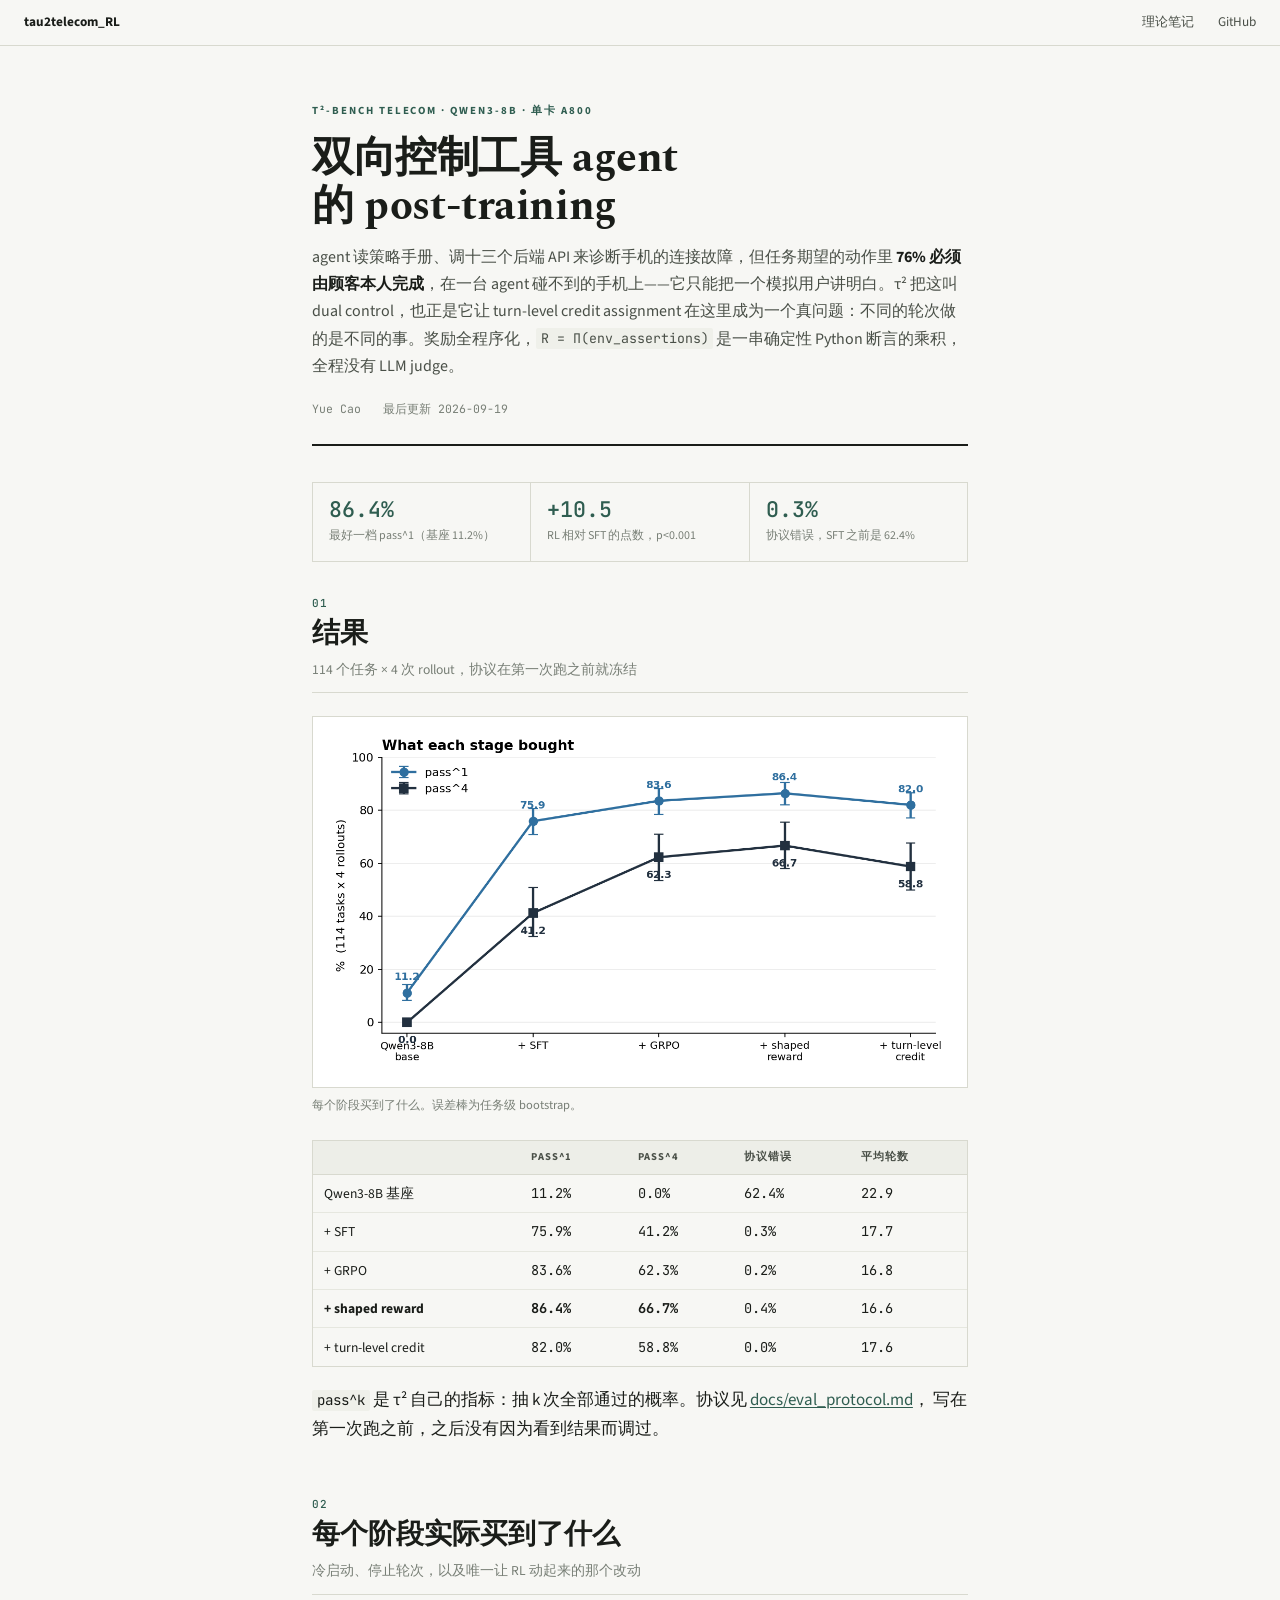
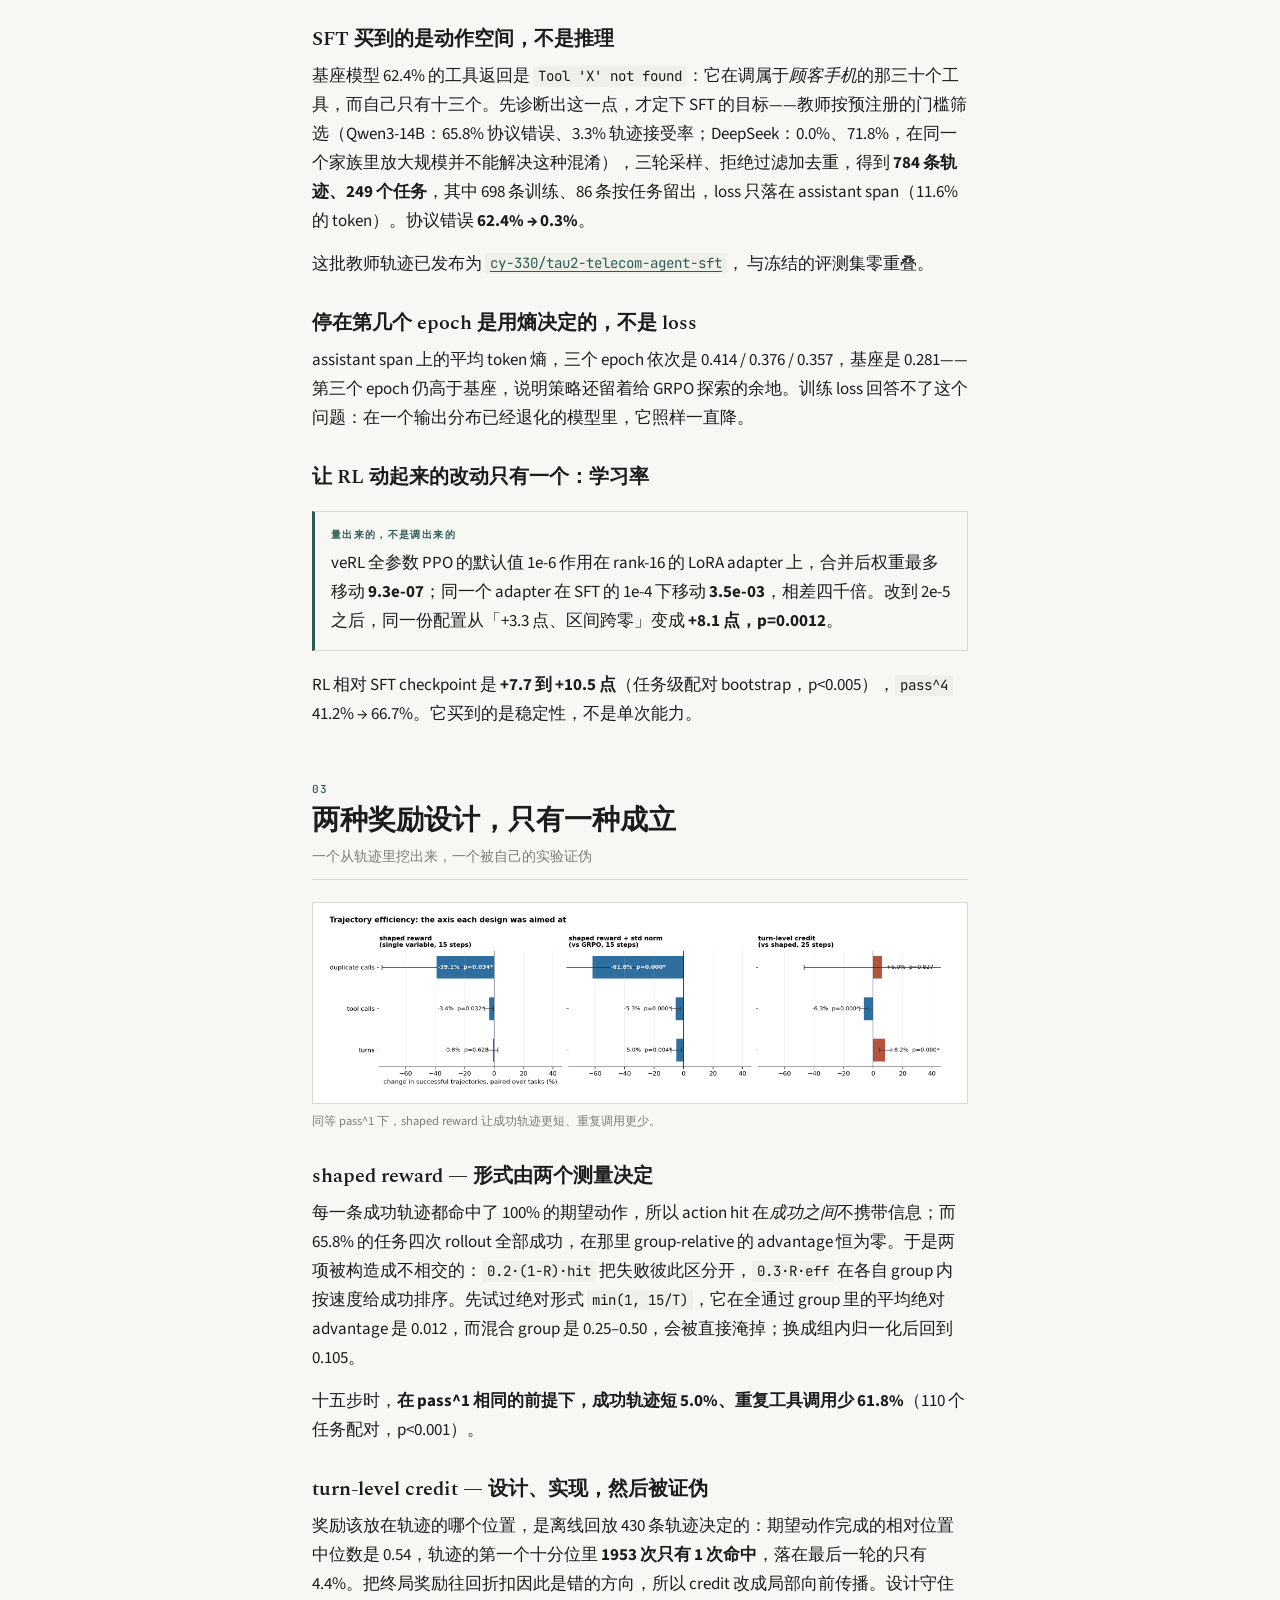
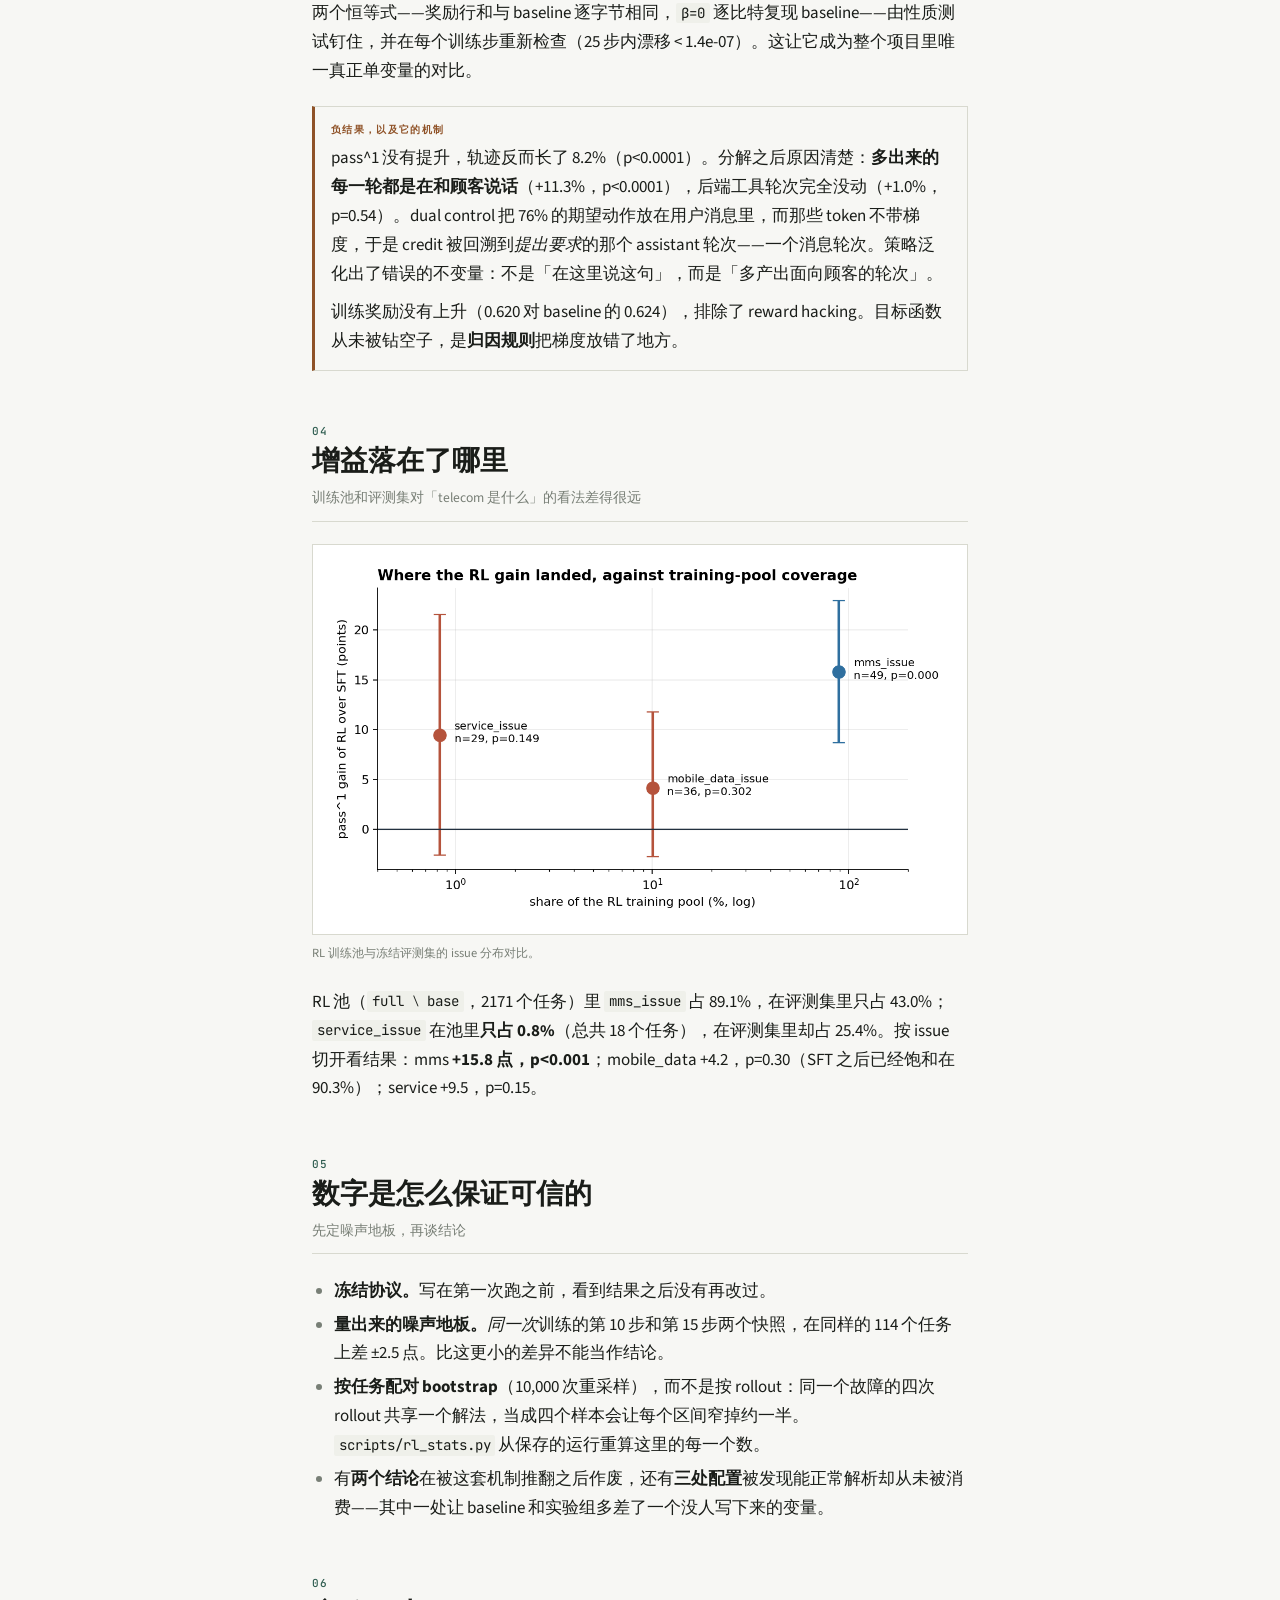
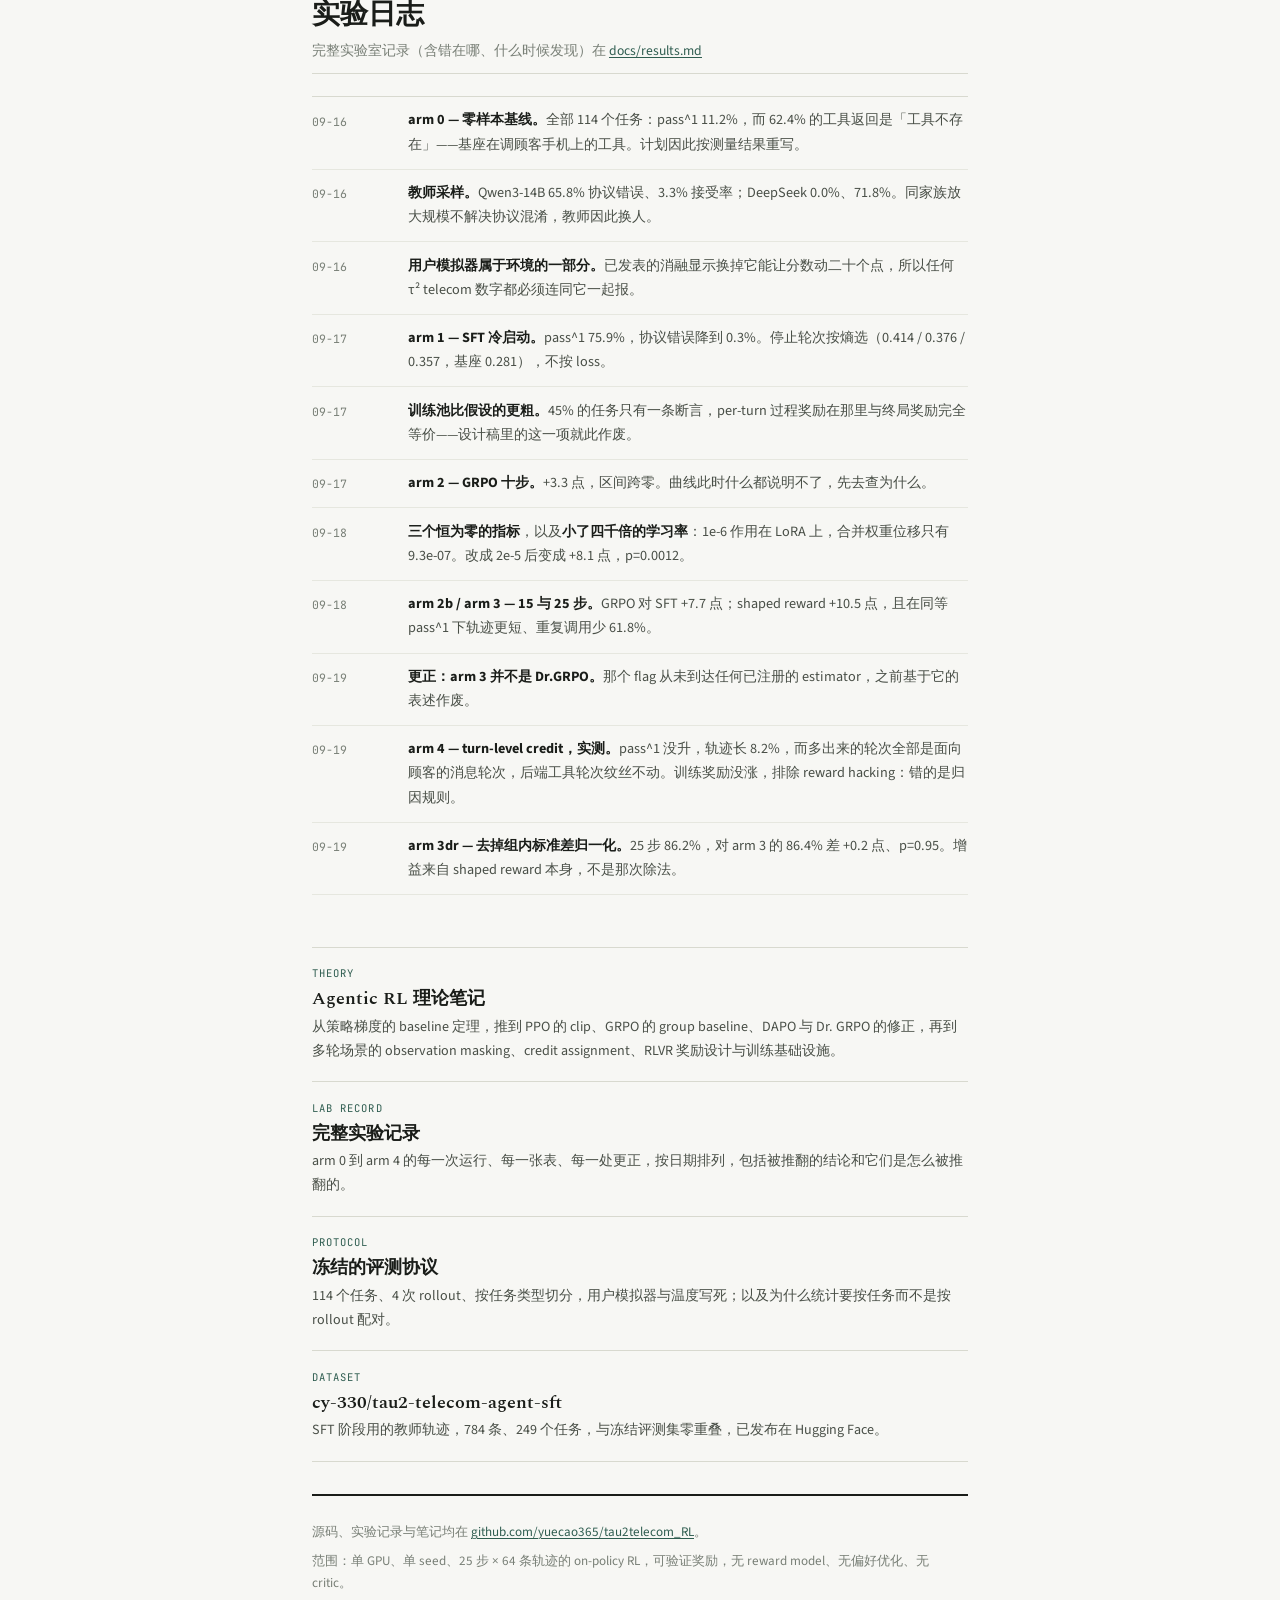
<file: docs/index.html>
<!DOCTYPE html>
<html lang="zh-CN">
<head>
<meta charset="utf-8">
<meta name="viewport" content="width=device-width, initial-scale=1">
<title>tau2telecom_RL — 双向控制工具 agent 的 post-training</title>
<meta name="description" content="Qwen3-8B 在 τ²-bench telecom 上的 post-training 记录：SFT 冷启动、GRPO、shaped reward 与 turn-level credit assignment 的实测结果与实验日志。">
<link rel="preconnect" href="https://fonts.googleapis.com">
<link rel="preconnect" href="https://fonts.gstatic.com" crossorigin>
<link rel="stylesheet" href="https://fonts.googleapis.com/css2?family=Spectral:ital,wght@0,400;0,600;0,700;1,400&family=Source+Sans+3:wght@400;600;700&family=JetBrains+Mono:wght@400;500&display=swap">
<link rel="stylesheet" href="assets/notes.css?v=6">
</head>
<body>

<div class="topbar"><div class="inner">
  <span class="here">tau2telecom_RL</span>
  <span class="spacer"></span>
  <a href="theory.html">理论笔记</a>
  <a href="https://github.com/yuecao365/tau2telecom_RL">GitHub</a>
</div></div>

<div class="wrap">

<header class="mast">
  <div class="eyebrow">τ²-bench telecom · Qwen3-8B · 单卡 A800</div>
  <h1>双向控制工具 agent 的 post-training</h1>
  <p class="dek">agent 读策略手册、调十三个后端 API 来诊断手机的连接故障，但任务期望的动作里 <strong>76% 必须由顾客本人完成</strong>，在一台 agent 碰不到的手机上——它只能把一个模拟用户讲明白。τ² 把这叫 dual control，也正是它让 turn-level credit assignment 在这里成为一个真问题：不同的轮次做的是不同的事。奖励全程序化，<code>R = Π(env_assertions)</code> 是一串确定性 Python 断言的乘积，全程没有 LLM judge。</p>
  <div class="meta">
    <span>Yue Cao</span>
    <span>最后更新 2026-09-19</span>
  </div>
</header>

<div class="kpis">
  <div class="kpi"><div class="n">86.4%</div><div class="l">最好一档 pass^1（基座 11.2%）</div></div>
  <div class="kpi"><div class="n">+10.5</div><div class="l">RL 相对 SFT 的点数，p&lt;0.001</div></div>
  <div class="kpi"><div class="n">0.3%</div><div class="l">协议错误，SFT 之前是 62.4%</div></div>
</div>

<section class="part" id="result">
  <div class="part-head">
    <div class="part-num">01</div>
    <h2>结果</h2>
    <p class="part-sub">114 个任务 × 4 次 rollout，协议在第一次跑之前就冻结</p>
  </div>

  <figure class="fig">
    <img src="assets/ladder.png" alt="各阶段的 pass^1 与 pass^4">
    <figcaption>每个阶段买到了什么。误差棒为任务级 bootstrap。</figcaption>
  </figure>

  <div class="tw"><table>
    <thead><tr><th></th><th>pass^1</th><th>pass^4</th><th>协议错误</th><th>平均轮数</th></tr></thead>
    <tbody>
      <tr><td>Qwen3-8B 基座</td><td class="num">11.2%</td><td class="num">0.0%</td><td class="num">62.4%</td><td class="num">22.9</td></tr>
      <tr><td>+ SFT</td><td class="num">75.9%</td><td class="num">41.2%</td><td class="num">0.3%</td><td class="num">17.7</td></tr>
      <tr><td>+ GRPO</td><td class="num">83.6%</td><td class="num">62.3%</td><td class="num">0.2%</td><td class="num">16.8</td></tr>
      <tr><td><strong>+ shaped reward</strong></td><td class="num"><strong>86.4%</strong></td><td class="num"><strong>66.7%</strong></td><td class="num">0.4%</td><td class="num">16.6</td></tr>
      <tr><td>+ turn-level credit</td><td class="num">82.0%</td><td class="num">58.8%</td><td class="num">0.0%</td><td class="num">17.6</td></tr>
    </tbody>
  </table></div>

  <p><code>pass^k</code> 是 τ² 自己的指标：抽 k 次全部通过的概率。协议见
  <a href="https://github.com/yuecao365/tau2telecom_RL/blob/main/docs/eval_protocol.md">docs/eval_protocol.md</a>，
  写在第一次跑之前，之后没有因为看到结果而调过。</p>
</section>

<section class="part" id="stages">
  <div class="part-head">
    <div class="part-num">02</div>
    <h2>每个阶段实际买到了什么</h2>
    <p class="part-sub">冷启动、停止轮次，以及唯一让 RL 动起来的那个改动</p>
  </div>

  <h3>SFT 买到的是动作空间，不是推理</h3>
  <p>基座模型 62.4% 的工具返回是 <code>Tool 'X' not found</code>：它在调属于<em>顾客手机</em>的那三十个工具，而自己只有十三个。先诊断出这一点，才定下 SFT 的目标——教师按预注册的门槛筛选（Qwen3-14B：65.8% 协议错误、3.3% 轨迹接受率；DeepSeek：0.0%、71.8%，在同一个家族里放大规模并不能解决这种混淆），三轮采样、拒绝过滤加去重，得到 <strong>784 条轨迹、249 个任务</strong>，其中 698 条训练、86 条按任务留出，loss 只落在 assistant span（11.6% 的 token）。协议错误 <strong>62.4% → 0.3%</strong>。</p>
  <p>这批教师轨迹已发布为
  <a href="https://huggingface.co/datasets/cy-330/tau2-telecom-agent-sft"><code>cy-330/tau2-telecom-agent-sft</code></a>，
  与冻结的评测集零重叠。</p>

  <h3>停在第几个 epoch 是用熵决定的，不是 loss</h3>
  <p>assistant span 上的平均 token 熵，三个 epoch 依次是 0.414 / 0.376 / 0.357，基座是 0.281——第三个 epoch 仍高于基座，说明策略还留着给 GRPO 探索的余地。训练 loss 回答不了这个问题：在一个输出分布已经退化的模型里，它照样一直降。</p>

  <h3>让 RL 动起来的改动只有一个：学习率</h3>
  <div class="box key"><div class="lbl">量出来的，不是调出来的</div>
  <p>veRL 全参数 PPO 的默认值 1e-6 作用在 rank-16 的 LoRA adapter 上，合并后权重最多移动 <strong>9.3e-07</strong>；同一个 adapter 在 SFT 的 1e-4 下移动 <strong>3.5e-03</strong>，相差四千倍。改到 2e-5 之后，同一份配置从「+3.3 点、区间跨零」变成 <strong>+8.1 点，p=0.0012</strong>。</p></div>
  <p>RL 相对 SFT checkpoint 是 <strong>+7.7 到 +10.5 点</strong>（任务级配对 bootstrap，p&lt;0.005），<code>pass^4</code> 41.2% → 66.7%。它买到的是稳定性，不是单次能力。</p>
</section>

<section class="part" id="reward">
  <div class="part-head">
    <div class="part-num">03</div>
    <h2>两种奖励设计，只有一种成立</h2>
    <p class="part-sub">一个从轨迹里挖出来，一个被自己的实验证伪</p>
  </div>

  <figure class="fig">
    <img src="assets/efficiency.png" alt="各 arm 的轨迹效率对比">
    <figcaption>同等 pass^1 下，shaped reward 让成功轨迹更短、重复调用更少。</figcaption>
  </figure>

  <h3>shaped reward — 形式由两个测量决定</h3>
  <p>每一条成功轨迹都命中了 100% 的期望动作，所以 action hit 在<em>成功之间</em>不携带信息；而 65.8% 的任务四次 rollout 全部成功，在那里 group-relative 的 advantage 恒为零。于是两项被构造成不相交的：<code>0.2·(1−R)·hit</code> 把失败彼此区分开，<code>0.3·R·eff</code> 在各自 group 内按速度给成功排序。先试过绝对形式 <code>min(1, 15/T)</code>，它在全通过 group 里的平均绝对 advantage 是 0.012，而混合 group 是 0.25–0.50，会被直接淹掉；换成组内归一化后回到 0.105。</p>
  <p>十五步时，<strong>在 pass^1 相同的前提下，成功轨迹短 5.0%、重复工具调用少 61.8%</strong>（110 个任务配对，p&lt;0.001）。</p>

  <h3>turn-level credit — 设计、实现，然后被证伪</h3>
  <p>奖励该放在轨迹的哪个位置，是离线回放 430 条轨迹决定的：期望动作完成的相对位置中位数是 0.54，轨迹的第一个十分位里 <strong>1953 次只有 1 次命中</strong>，落在最后一轮的只有 4.4%。把终局奖励往回折扣因此是错的方向，所以 credit 改成局部向前传播。设计守住两个恒等式——奖励行和与 baseline 逐字节相同，<code>β=0</code> 逐比特复现 baseline——由性质测试钉住，并在每个训练步重新检查（25 步内漂移 &lt; 1.4e-07）。这让它成为整个项目里唯一真正单变量的对比。</p>
  <div class="box warn"><div class="lbl">负结果，以及它的机制</div>
  <p>pass^1 没有提升，轨迹反而长了 8.2%（p&lt;0.0001）。分解之后原因清楚：<strong>多出来的每一轮都是在和顾客说话</strong>（+11.3%，p&lt;0.0001），后端工具轮次完全没动（+1.0%，p=0.54）。dual control 把 76% 的期望动作放在用户消息里，而那些 token 不带梯度，于是 credit 被回溯到<em>提出要求</em>的那个 assistant 轮次——一个消息轮次。策略泛化出了错误的不变量：不是「在这里说这句」，而是「多产出面向顾客的轮次」。</p>
  <p>训练奖励没有上升（0.620 对 baseline 的 0.624），排除了 reward hacking。目标函数从未被钻空子，是<strong>归因规则</strong>把梯度放错了地方。</p></div>
</section>

<section class="part" id="where">
  <div class="part-head">
    <div class="part-num">04</div>
    <h2>增益落在了哪里</h2>
    <p class="part-sub">训练池和评测集对「telecom 是什么」的看法差得很远</p>
  </div>

  <figure class="fig">
    <img src="assets/coverage.png" alt="训练池与评测集的任务类型分布">
    <figcaption>RL 训练池与冻结评测集的 issue 分布对比。</figcaption>
  </figure>

  <p>RL 池（<code>full ∖ base</code>，2171 个任务）里 <code>mms_issue</code> 占 89.1%，在评测集里只占 43.0%；<code>service_issue</code> 在池里<strong>只占 0.8%</strong>（总共 18 个任务），在评测集里却占 25.4%。按 issue 切开看结果：mms <strong>+15.8 点，p&lt;0.001</strong>；mobile_data +4.2，p=0.30（SFT 之后已经饱和在 90.3%）；service +9.5，p=0.15。</p>
</section>

<section class="part" id="honest">
  <div class="part-head">
    <div class="part-num">05</div>
    <h2>数字是怎么保证可信的</h2>
    <p class="part-sub">先定噪声地板，再谈结论</p>
  </div>
  <ul>
    <li><strong>冻结协议。</strong>写在第一次跑之前，看到结果之后没有再改过。</li>
    <li><strong>量出来的噪声地板。</strong><em>同一次</em>训练的第 10 步和第 15 步两个快照，在同样的 114 个任务上差 ±2.5 点。比这更小的差异不能当作结论。</li>
    <li><strong>按任务配对 bootstrap</strong>（10,000 次重采样），而不是按 rollout：同一个故障的四次 rollout 共享一个解法，当成四个样本会让每个区间窄掉约一半。<code>scripts/rl_stats.py</code> 从保存的运行重算这里的每一个数。</li>
    <li>有<strong>两个结论</strong>在被这套机制推翻之后作废，还有<strong>三处配置</strong>被发现能正常解析却从未被消费——其中一处让 baseline 和实验组多差了一个没人写下来的变量。</li>
  </ul>
</section>

<section class="part" id="log">
  <div class="part-head">
    <div class="part-num">06</div>
    <h2>实验日志</h2>
    <p class="part-sub">完整实验室记录（含错在哪、什么时候发现）在 <a href="https://github.com/yuecao365/tau2telecom_RL/blob/main/docs/results.md">docs/results.md</a></p>
  </div>

  <ul class="log">
    <li><span class="d">09-16</span><span class="t"><b>arm 0 — 零样本基线。</b>全部 114 个任务：pass^1 11.2%，而 62.4% 的工具返回是「工具不存在」——基座在调顾客手机上的工具。计划因此按测量结果重写。</span></li>
    <li><span class="d">09-16</span><span class="t"><b>教师采样。</b>Qwen3-14B 65.8% 协议错误、3.3% 接受率；DeepSeek 0.0%、71.8%。同家族放大规模不解决协议混淆，教师因此换人。</span></li>
    <li><span class="d">09-16</span><span class="t"><b>用户模拟器属于环境的一部分。</b>已发表的消融显示换掉它能让分数动二十个点，所以任何 τ² telecom 数字都必须连同它一起报。</span></li>
    <li><span class="d">09-17</span><span class="t"><b>arm 1 — SFT 冷启动。</b>pass^1 75.9%，协议错误降到 0.3%。停止轮次按熵选（0.414 / 0.376 / 0.357，基座 0.281），不按 loss。</span></li>
    <li><span class="d">09-17</span><span class="t"><b>训练池比假设的更粗。</b>45% 的任务只有一条断言，per-turn 过程奖励在那里与终局奖励完全等价——设计稿里的这一项就此作废。</span></li>
    <li><span class="d">09-17</span><span class="t"><b>arm 2 — GRPO 十步。</b>+3.3 点，区间跨零。曲线此时什么都说明不了，先去查为什么。</span></li>
    <li><span class="d">09-18</span><span class="t"><b>三个恒为零的指标</b>，以及<b>小了四千倍的学习率</b>：1e-6 作用在 LoRA 上，合并权重位移只有 9.3e-07。改成 2e-5 后变成 +8.1 点，p=0.0012。</span></li>
    <li><span class="d">09-18</span><span class="t"><b>arm 2b / arm 3 — 15 与 25 步。</b>GRPO 对 SFT +7.7 点；shaped reward +10.5 点，且在同等 pass^1 下轨迹更短、重复调用少 61.8%。</span></li>
    <li><span class="d">09-19</span><span class="t"><b>更正：arm 3 并不是 Dr.GRPO。</b>那个 flag 从未到达任何已注册的 estimator，之前基于它的表述作废。</span></li>
    <li><span class="d">09-19</span><span class="t"><b>arm 4 — turn-level credit，实测。</b>pass^1 没升，轨迹长 8.2%，而多出来的轮次全部是面向顾客的消息轮次，后端工具轮次纹丝不动。训练奖励没涨，排除 reward hacking：错的是归因规则。</span></li>
    <li><span class="d">09-19</span><span class="t"><b>arm 3dr — 去掉组内标准差归一化。</b>25 步 86.2%，对 arm 3 的 86.4% 差 +0.2 点、p=0.95。增益来自 shaped reward 本身，不是那次除法。</span></li>
  </ul>
</section>

<div class="cards">
  <a class="card" href="theory.html">
    <div class="card-k">Theory</div>
    <h3>Agentic RL 理论笔记</h3>
    <p>从策略梯度的 baseline 定理，推到 PPO 的 clip、GRPO 的 group baseline、DAPO 与 Dr. GRPO 的修正，再到多轮场景的 observation masking、credit assignment、RLVR 奖励设计与训练基础设施。</p>
  </a>
  <a class="card" href="https://github.com/yuecao365/tau2telecom_RL/blob/main/docs/results.md">
    <div class="card-k">Lab record</div>
    <h3>完整实验记录</h3>
    <p>arm 0 到 arm 4 的每一次运行、每一张表、每一处更正，按日期排列，包括被推翻的结论和它们是怎么被推翻的。</p>
  </a>
  <a class="card" href="https://github.com/yuecao365/tau2telecom_RL/blob/main/docs/eval_protocol.md">
    <div class="card-k">Protocol</div>
    <h3>冻结的评测协议</h3>
    <p>114 个任务、4 次 rollout、按任务类型切分，用户模拟器与温度写死；以及为什么统计要按任务而不是按 rollout 配对。</p>
  </a>
  <a class="card" href="https://huggingface.co/datasets/cy-330/tau2-telecom-agent-sft">
    <div class="card-k">Dataset</div>
    <h3>cy-330/tau2-telecom-agent-sft</h3>
    <p>SFT 阶段用的教师轨迹，784 条、249 个任务，与冻结评测集零重叠，已发布在 Hugging Face。</p>
  </a>
</div>

<footer class="site">
  <p>源码、实验记录与笔记均在 <a href="https://github.com/yuecao365/tau2telecom_RL">github.com/yuecao365/tau2telecom_RL</a>。</p>
  <p>范围：单 GPU、单 seed、25 步 × 64 条轨迹的 on-policy RL，可验证奖励，无 reward model、无偏好优化、无 critic。</p>
</footer>

</div>
</body>
</html>
</file>
<file: docs/assets/notes.css>
/* ===========================================================
   Agentic RL Notes — stylesheet
   目标：学术笔记的阅读密度与信息层级，装饰从简。
   布局：正文列在视口中居中；目录浮在左侧空白区，不参与居中计算。
   =========================================================== */

:root{
  --ground:#F7F7F4; --surface:#FFFFFF; --surface-2:#EDEEE8;
  --ink:#1A1D19; --ink-2:#494F47; --ink-3:#787F76;
  --rule:#D8D9CF; --rule-soft:#E6E7DF;
  --accent:#2F5D50;
  --warn:#8F5227;
  --code-bg:#EFF0EA;
  --measure:44rem;          /* ≈704px，中文约 40 字/行 */
  --rail-w:14rem;
  --rail-gap:2.5rem;
}
@media (prefers-color-scheme: dark){
  :root{
    --ground:#15180F; --surface:#1C2017; --surface-2:#232819;
    --ink:#E8EAE0; --ink-2:#A9B0A2; --ink-3:#7A8276;
    --rule:#2E332A; --rule-soft:#252A21;
    --accent:#8CC4AC;
    --warn:#D2955F;
    --code-bg:#1E2318;
  }
}

*{box-sizing:border-box;}
html{scroll-behavior:smooth;}
@media (prefers-reduced-motion:reduce){html{scroll-behavior:auto;}}

body{
  margin:0; background:var(--ground); color:var(--ink);
  font-family:'Source Sans 3','Noto Sans SC',-apple-system,BlinkMacSystemFont,'Segoe UI',sans-serif;
  font-size:17px; line-height:1.7;
  -webkit-text-size-adjust:100%; -webkit-font-smoothing:antialiased;
}

/* ---------- 顶栏 ---------- */
.topbar{border-bottom:1px solid var(--rule); background:var(--ground); position:sticky; top:0; z-index:20;}
/* 顶栏横跨整页，不跟随正文列 */
.topbar .inner{
  max-width:none; margin:0; padding:.7rem 1.5rem;
  display:flex; gap:1.5rem; align-items:baseline; font-size:.83rem;
}
@media (min-width:1360px){
  .topbar .inner{padding:.7rem 2rem;}
}
.topbar a{color:var(--ink-2); text-decoration:none;}
.topbar a:hover{color:var(--accent);}
.topbar .here{font-weight:700; color:var(--ink);}
.topbar .spacer{flex:1;}

/* ---------- 正文列：始终在视口中居中 ---------- */
.shell{display:block;}
.wrap{max-width:var(--measure); margin:0 auto; padding:0 1.5rem 6rem;}
.rail{display:none;}

/* ---------- 左侧目录占一列，正文在剩余区域内居中 ---------- */
@media (min-width:1360px){
  .shell{
    display:grid;
    grid-template-columns:calc(var(--rail-w) + var(--rail-gap)) minmax(0,1fr);
  }
  .rail{
    display:block; grid-column:1;
    position:sticky; top:0; align-self:start;
    max-height:100vh; overflow-y:auto; overscroll-behavior:contain;
    padding:3.6rem 1rem 3rem 2rem;
    font-size:.82rem; scrollbar-width:thin;
  }
  .shell > .wrap{
    grid-column:2;
    max-width:var(--measure); margin:0 auto;   /* 在右侧区域内居中 */
  }
  .toc{display:none;}     /* 有侧栏时隐藏页首内联目录 */
}
.rail .rail-h{
  font-size:.63rem; letter-spacing:.16em; text-transform:uppercase;
  color:var(--ink-3); font-weight:700; margin-bottom:.7rem;
}
.rail ol{list-style:none; margin:0; padding:0; counter-reset:rpart;}
.rail > ol > li{counter-increment:rpart; margin:0 0 .1rem;}
.rail > ol > li > a{
  display:block; padding:.22rem 0 .22rem .6rem;
  color:var(--ink-2); text-decoration:none; line-height:1.3;
  border-left:2px solid transparent; font-weight:600; font-size:.86rem;
}
.rail > ol > li > a::before{
  content:counter(rpart,decimal-leading-zero) "\00a0\00a0";
  font-family:'JetBrains Mono',monospace; font-size:.66rem; font-weight:500; color:var(--ink-3);
}
.rail ul{list-style:none; margin:0 0 .4rem; padding:0;}
.rail ul a{
  display:block; padding:.15rem 0 .15rem 2.05rem;
  color:var(--ink-3); text-decoration:none; font-size:.775rem; line-height:1.3;
  border-left:2px solid transparent;
}
.rail a:hover{color:var(--accent);}
.rail a.active{color:var(--accent); border-left-color:var(--accent); font-weight:700;}
.rail > ol > li > a.active::before{color:var(--accent);}
.rail a:focus-visible{outline:2px solid var(--accent); outline-offset:-2px;}

/* ---------- 报头 ---------- */
.mast{padding:3.5rem 0 1.6rem; border-bottom:2px solid var(--ink); margin-bottom:2.2rem;}
.mast .eyebrow{
  font-size:.68rem; letter-spacing:.18em; text-transform:uppercase;
  color:var(--accent); font-weight:700; margin-bottom:.9rem;
}
h1{
  font-family:'Spectral',Georgia,serif; font-weight:700;
  font-size:clamp(1.95rem,4.5vw,2.6rem); line-height:1.15; letter-spacing:-.01em;
  margin:0 0 .85rem; text-wrap:balance;
}
.mast .dek{font-size:1rem; color:var(--ink-2); margin:0 0 1.2rem;}
.mast .meta{
  font-family:'JetBrains Mono',ui-monospace,monospace; font-size:.72rem;
  color:var(--ink-3); display:flex; flex-wrap:wrap; gap:.3rem 1.4rem;
}

/* ---------- 页首内联目录（窄屏） ---------- */
.toc{border:1px solid var(--rule); padding:1.1rem 1.2rem .9rem; margin:0 0 2.5rem;}
.toc > .toc-title{
  display:block; font-size:.63rem; font-weight:700; letter-spacing:.14em;
  text-transform:uppercase; color:var(--ink-3); margin-bottom:.7rem;
}
.toc ol{list-style:none; margin:0; padding:0; counter-reset:part;}
.toc > ol > li{counter-increment:part; margin-bottom:.35rem;}
.toc > ol > li > a{font-weight:600; color:var(--ink); text-decoration:none; font-size:.95rem;}
.toc > ol > li > a::before{
  content:counter(part,decimal-leading-zero) "\00a0\00a0";
  font-family:'JetBrains Mono',monospace; font-size:.72rem; color:var(--accent);
}
.toc ul{list-style:none; margin:.1rem 0 .7rem; padding-left:2.1rem;
        display:flex; flex-wrap:wrap; gap:0 1rem;}
.toc ul li{font-size:.82rem;}
.toc ul a{color:var(--ink-3); text-decoration:none;}
.toc a:hover{color:var(--accent);}

/* ---------- 章节 ---------- */
section.part{margin-bottom:3.2rem; scroll-margin-top:4rem;}
.part-head{margin-bottom:1.4rem; padding-bottom:.7rem; border-bottom:1px solid var(--rule);}
.part-num{
  font-family:'JetBrains Mono',monospace; font-size:.69rem; font-weight:500;
  letter-spacing:.11em; color:var(--accent); text-transform:uppercase;
}
h2{
  font-family:'Spectral',Georgia,serif; font-weight:700;
  font-size:1.72rem; line-height:1.22; margin:.35rem 0 .4rem; text-wrap:balance;
}
.part-sub{font-size:.85rem; color:var(--ink-3); margin:0;}
/* 主线标记：这一部分在回答哪个问题 */
.thread{
  display:inline-block; margin-top:.5rem;
  font-size:.7rem; color:var(--ink-2);
  border:1px solid var(--rule); border-radius:2px; padding:.1rem .45rem;
}
.thread b{color:var(--accent); font-weight:700;}
h3{
  font-family:'Spectral',Georgia,serif; font-weight:600;
  font-size:1.24rem; line-height:1.3; margin:2rem 0 .6rem;
  text-wrap:balance; scroll-margin-top:4rem;
}
h4{font-weight:700; font-size:.97rem; margin:1.4rem 0 .35rem; color:var(--ink);}
p{margin:0 0 .9rem;}
a{color:var(--accent); text-decoration-thickness:1px; text-underline-offset:2px;}
a:focus-visible{outline:2px solid var(--accent); outline-offset:3px;}
strong{font-weight:700; color:var(--ink);}
ul,ol{margin:0 0 1rem; padding-left:1.35rem;}
li{margin-bottom:.32rem;}
li::marker{color:var(--ink-3);}

/* ---------- 公式 ----------
   display 公式做成独立区块：有底色与边框，并允许比正文列宽，
   宽度上限 = 正文两侧可用空白，避免与侧栏或视口边缘相撞。 */
mjx-container{color:var(--ink);}
mjx-container[display="true"]{
  display:block; box-sizing:border-box;
  margin:1.2rem 0 !important; padding:.9rem 1.2rem;
  background:var(--surface); border:1px solid var(--rule);
  overflow-x:auto; overflow-y:hidden;
  scrollbar-width:thin;
}
/* 单栏居中区间：两侧空白 = (视口 − 正文) / 2 */
@media (min-width:900px) and (max-width:1359px){
  mjx-container[display="true"]{
    --bo:clamp(0px, calc((100vw - var(--measure)) / 2 - 1.5rem), 9rem);
    margin-left:calc(-1 * var(--bo)) !important;
    margin-right:calc(-1 * var(--bo)) !important;
  }
}
/* 侧栏布局区间：两侧空白 = (视口 − 侧栏列 − 正文) / 2 */
@media (min-width:1360px){
  mjx-container[display="true"]{
    --bo:clamp(0px, calc((100vw - var(--rail-w) - var(--rail-gap) - var(--measure)) / 2 - 1.5rem), 9rem);
    margin-left:calc(-1 * var(--bo)) !important;
    margin-right:calc(-1 * var(--bo)) !important;
  }
}

/* ---------- 代码 ---------- */
code{
  font-family:'JetBrains Mono',ui-monospace,monospace; font-size:.83em;
  background:var(--code-bg); padding:.1em .35em; border-radius:2px;
}
pre{
  font-family:'JetBrains Mono',ui-monospace,monospace; font-size:.78rem; line-height:1.7;
  background:var(--code-bg); border:1px solid var(--rule);
  padding:.85rem 1rem; overflow-x:auto; margin:1.1rem 0; color:var(--ink);
}
pre code{background:none; padding:0; font-size:1em;}

/* ---------- 标注块：从简，只用左侧细规则线区分 ---------- */
.box{
  border:1px solid var(--rule); border-left-width:3px; border-left-color:var(--ink-3);
  padding:.85rem 1rem; margin:1.3rem 0; background:transparent;
}
.box > .lbl{
  display:block; font-size:.65rem; font-weight:700; letter-spacing:.13em;
  text-transform:uppercase; color:var(--ink-3); margin-bottom:.35rem;
}
.box.key{border-left-color:var(--accent);}
.box.key > .lbl{color:var(--accent);}
.box.warn{border-left-color:var(--warn);}
.box.warn > .lbl{color:var(--warn);}
.box > *:last-child{margin-bottom:0;}
.box p{margin-bottom:.6rem;}
.box ol,.box ul{margin-bottom:.4rem;}

.lede{
  font-size:.98rem; color:var(--ink-2);
  border-left:2px solid var(--rule); padding-left:1rem; margin:0 0 1.6rem;
}

/* ---------- 表格：保持在正文行宽内，紧凑 ---------- */
.tw{overflow-x:auto; margin:1.2rem 0; border:1px solid var(--rule);}
table{border-collapse:collapse; width:100%; font-size:.85rem; background:transparent;}
th,td{text-align:left; padding:.45rem .7rem; border-bottom:1px solid var(--rule-soft); vertical-align:top;}
thead th{
  background:var(--surface-2); font-size:.66rem; letter-spacing:.08em; text-transform:uppercase;
  color:var(--ink-2); font-weight:700; white-space:nowrap; border-bottom:1px solid var(--rule);
}
tbody tr:last-child td{border-bottom:none;}
td.num{font-family:'JetBrains Mono',monospace; font-variant-numeric:tabular-nums; white-space:nowrap;}

/* ---------- 参考文献 ---------- */
.refs{list-style:none; padding-left:0; counter-reset:ref; font-size:.85rem;}
.refs li{counter-increment:ref; position:relative; padding-left:2.4rem; margin-bottom:.5rem; color:var(--ink-2);}
.refs li::before{
  content:"[" counter(ref) "]"; position:absolute; left:0; top:0;
  font-family:'JetBrains Mono',monospace; font-size:.74rem; color:var(--ink-3);
}

/* ---------- 索引页 ---------- */
.cards{display:flex; flex-direction:column; gap:0; border-top:1px solid var(--rule); margin:2rem 0;}
.card{
  border-bottom:1px solid var(--rule); padding:1.1rem 0;
  text-decoration:none; display:block; color:inherit;
}
.card .card-k{font-family:'JetBrains Mono',monospace; font-size:.66rem; letter-spacing:.1em; text-transform:uppercase; color:var(--accent);}
.card h3{font-size:1.14rem; margin:.25rem 0 .3rem;}
.card p{font-size:.88rem; color:var(--ink-2); margin:0;}
.card:hover h3{color:var(--accent);}
.card.soon{opacity:.55;}
.card.soon .card-k{color:var(--ink-3);}

footer.site{border-top:2px solid var(--ink); padding:1.6rem 0 3rem; font-size:.82rem; color:var(--ink-3);}
footer.site p{margin:0 0 .4rem;}

/* ---------- 索引页：数据卡 / 图 / 实验日志 ---------- */
.kpis{
  display:grid; grid-template-columns:repeat(3,1fr); gap:1px;
  background:var(--rule); border:1px solid var(--rule); margin:1.8rem 0 2rem;
}
.kpi{background:var(--ground); padding:.9rem 1rem;}
.kpi .n{
  font-family:'JetBrains Mono',monospace; font-size:1.35rem; font-weight:500;
  color:var(--accent); font-variant-numeric:tabular-nums; line-height:1.2;
}
.kpi .l{font-size:.75rem; color:var(--ink-3); margin-top:.2rem;}

figure.fig{margin:1.4rem 0 1.5rem;}
figure.fig img{
  display:block; width:100%; height:auto;
  background:#FFFFFF; border:1px solid var(--rule); padding:.6rem;
}
figure.fig figcaption{font-size:.78rem; color:var(--ink-3); margin-top:.45rem;}

.log{list-style:none; margin:1rem 0 0; padding:0; border-top:1px solid var(--rule);}
.log li{
  margin:0; padding:.7rem 0 .75rem; border-bottom:1px solid var(--rule-soft);
  display:grid; grid-template-columns:5rem 1fr; gap:1rem;
}
.log .d{
  font-family:'JetBrains Mono',monospace; font-size:.72rem;
  color:var(--ink-3); padding-top:.2rem; white-space:nowrap;
}
.log .t{font-size:.89rem; color:var(--ink-2);}
.log .t b{color:var(--ink);}

@media (max-width:560px){
  .kpis{grid-template-columns:1fr;}
  .log li{grid-template-columns:1fr; gap:.15rem;}
}
</file>
